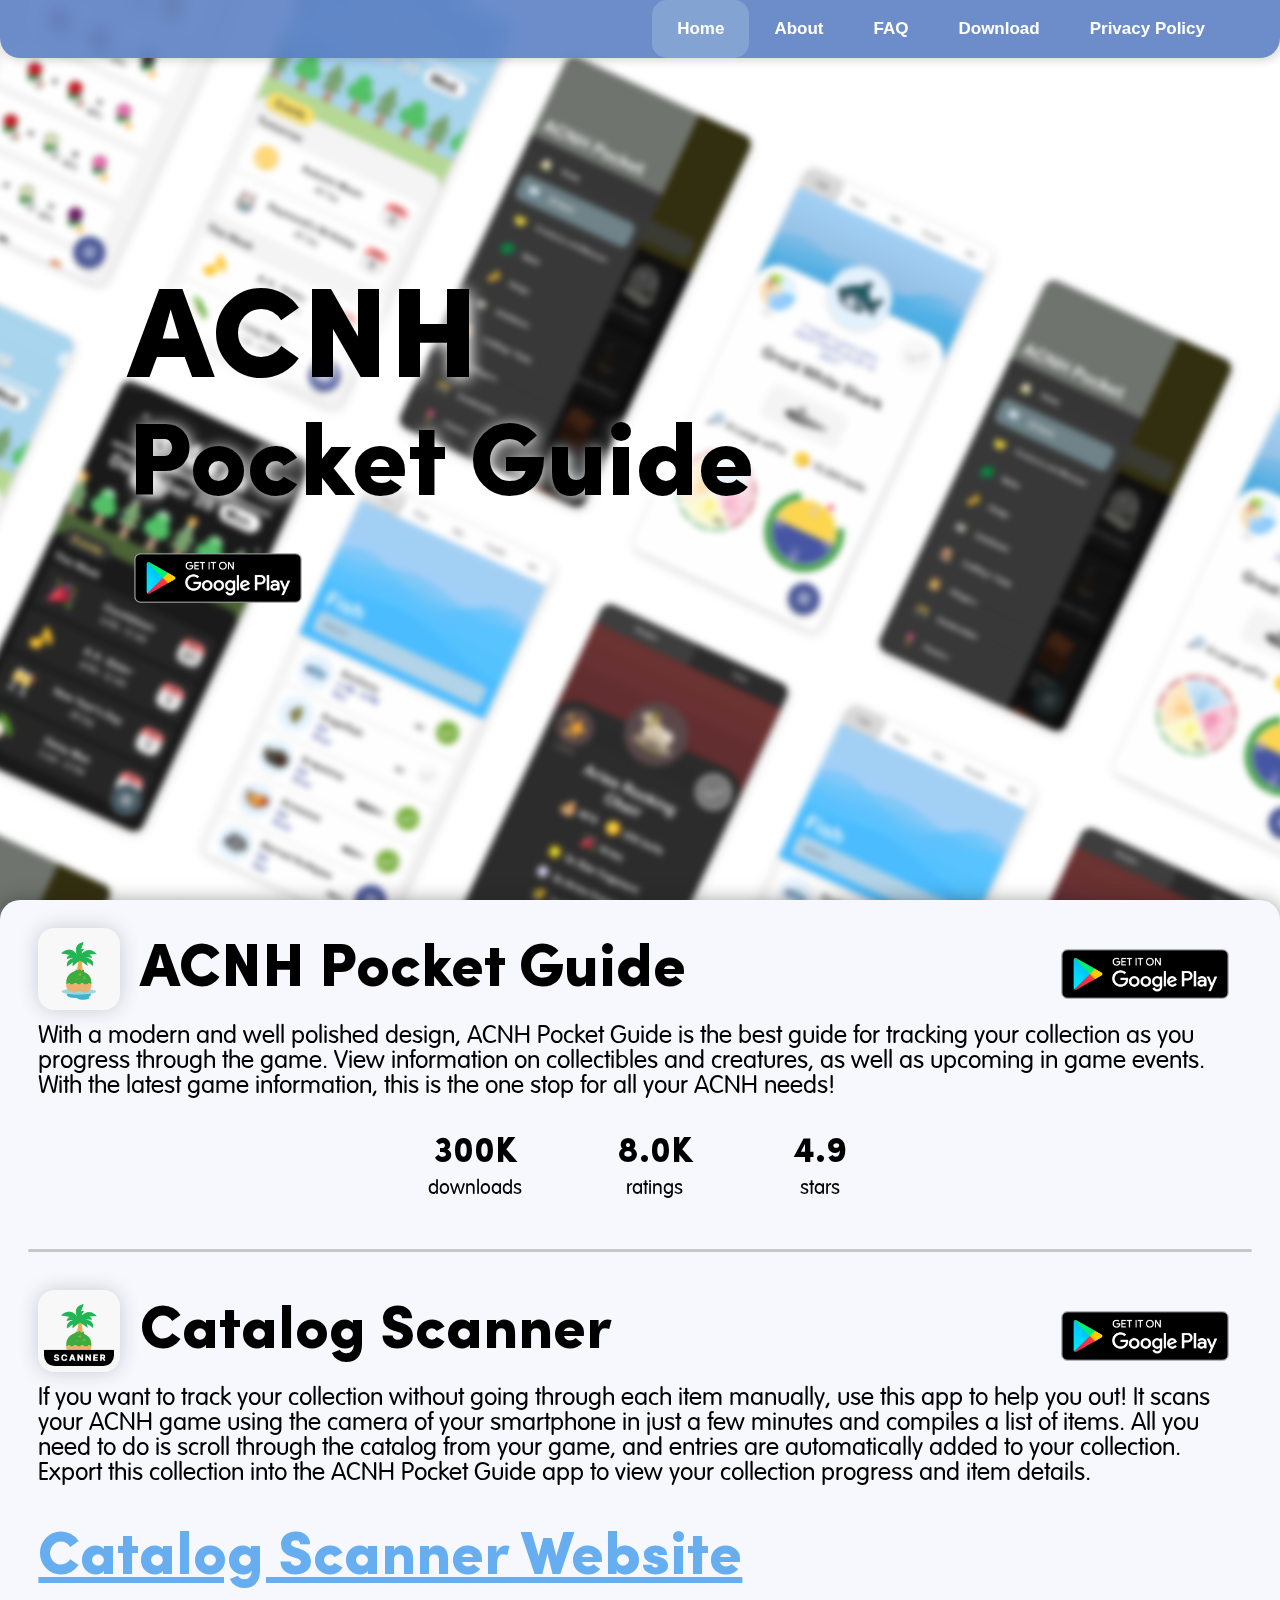
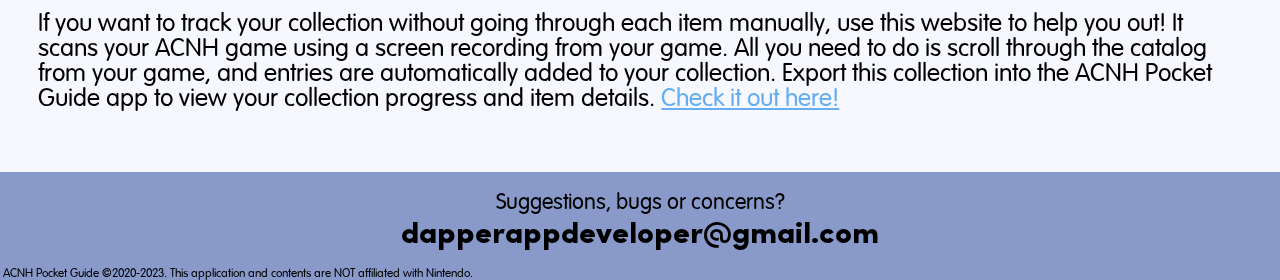
<file: public/index.html>
<!DOCTYPE HTML>
<html>
  <head>
    <link rel="stylesheet" href="style.css"> 
    <title>ACNH Pocket Guide</title>
    <meta name="viewport" content="width=385, initial-scale=1.0">
    <link rel="icon" type="image/x-icon" href="/assets/favicon.ico">
    <meta name="description" content="The one stop for all your ACNH needs!">
    <meta name="keywords" content="ACNH, ACNH Pocket, ACNH Pocket Guide, ACNH Guide App, ACNH Pocket Guide App, ACNH Guide Android, Android ACNH Pocket Guide, ACNH Pocket Guide App Android, ACNH Pocket Guide Android, ACNH Pocket Android, ACNH Android, Animal Crossing, Animal Crossing Guide, Animal Crossing Companion, ACNH Companion App Android, ACNH Companion Android App, ACNH Companion Guide App, ACNH Companion App, Animal Crossing Companion, Animal Crossing Companion App, Animal Crossing New Horizons Guide, Animal Crossing New Horizons Help, Animal Crossing New Horizons Guide App, Animal Crossing New Horizons App, Animal Crossing New Horizons App, Animal Crossing Pocket, Animal Crossing Pocket Guide, Animal Crossing Pocket Guide App, Animal Crossing Android, AC New Horizons App, ACNH App Android, ACNH Android App, ACNH Catalog Scanner, ACNH Catalog, Catalog Scanner, Animal Crossing Catalog Scanner, ACNH Scan Catalog, Automatic Catalog Scanning, ACNH Auto Catalog Scanner, ACNH Automatic Catalog Scanner, ACNH Pocket Guide Catalog Scanner, Pocket Guide Catalog Scanner, Catalog Scanner for ACNH Pocket Guide, Auto Scanner, Auto Catalog, Auto Catalog for ACNH, Automatic Catalog Scanner For ACNH, ACNH AutomaticCatalog Scanner, Automatic Import Catalog, ACNH Automatic Import, Import Items Automatically into ACNH">
    <meta name="author" content="DapperAppDeveloper">
    <meta property="og:title" content="ACNH Pocket Guide App"/>
    <meta property="og:type" content="website"/>
    <meta property="og:image" content="/assets/preview.png"/>
    <meta property="og:url" content="https://acnh-pocket.web.app/"/> 
    <meta name="og:description" content="The one stop for all your ACNH needs!">
    <meta name="twitter:card" content="summary_large_image">
    <meta property="twitter:domain" content="acnh-pocket.web.app">
    <meta property="twitter:url" content="https://acnh-pocket.web.app/">
    <meta name="twitter:title" content="ACNH Pocket Guide App">
    <meta name="twitter:description" content="The one stop for all your ACNH needs!">
    <meta name="twitter:image" content="/assets/preview.png">
  </head>
  <body>
    <script src='https://storage.ko-fi.com/cdn/scripts/overlay-widget.js'></script>
    <script>
      kofiWidgetOverlay.draw('dapperappdeveloper', {
        'type': 'floating-chat',
        'floating-chat.donateButton.text': 'Support Me',
        'floating-chat.donateButton.background-color': '#5278c0d8',
        'floating-chat.donateButton.text-color': '#FFFFFF'
      });
    </script>
    <div class="navBar dropIn">
      <div class="navBarButtonContainer">
        <div class="navBarButton navBarButtonSelected">
          Home
        </div>
        <a href="index.html#about" class="desktop-only">
          <div class="navBarButton navBarButtonHover">
            About
          </div>
        </a>
        <a href="faq.html">
          <div class="navBarButton navBarButtonHover">
            FAQ
          </div>
        </a>
        <a href="https://play.google.com/store/apps/details?id=com.acnh.pocket_guide">
          <div class="navBarButton navBarButtonHover">
            Download
          </div>
        </a>
        <a href="privacy-policy.html">
          <div class="navBarButton navBarButtonHover">
            Privacy Policy
          </div>
        </a>
      </div>
    </div>
    <div class="background mobile">
      <div class="column">
        <img alt="Background Image" src="./assets/3.jpg">
        <img alt="Background Image" src="./assets/4.jpg">
        <img alt="Background Image" src="./assets/5.jpg">
        <img alt="Background Image" src="./assets/6.jpg">
        <img alt="Background Image" src="./assets/7.jpg">
        <img alt="Background Image" src="./assets/8.jpg">
        <img alt="Background Image" src="./assets/9.jpg">
        <img alt="Background Image" src="./assets/1.jpg">
        <img alt="Background Image" src="./assets/2.jpg">
        <img alt="Background Image" src="./assets/3.jpg">
        <img alt="Background Image" src="./assets/4.jpg">
        <img alt="Background Image" src="./assets/5.jpg">
      </div>
      <div class="column opposite">
        <img alt="Background Image" src="./assets/5.jpg">
        <img alt="Background Image" src="./assets/6.jpg">
        <img alt="Background Image" src="./assets/7.jpg">
        <img alt="Background Image" src="./assets/8.jpg">
        <img alt="Background Image" src="./assets/9.jpg">
        <img alt="Background Image" src="./assets/1.jpg">
        <img alt="Background Image" src="./assets/2.jpg">
        <img alt="Background Image" src="./assets/3.jpg">
        <img alt="Background Image" src="./assets/4.jpg">
        <img alt="Background Image" src="./assets/5.jpg">
        <img alt="Background Image" src="./assets/6.jpg">
        <img alt="Background Image" src="./assets/7.jpg">
      </div>
      <div class="column">
        <img alt="Background Image" src="./assets/9.jpg">
        <img alt="Background Image" src="./assets/1.jpg">
        <img alt="Background Image" src="./assets/2.jpg">
        <img alt="Background Image" src="./assets/3.jpg">
        <img alt="Background Image" src="./assets/4.jpg">
        <img alt="Background Image" src="./assets/5.jpg">
        <img alt="Background Image" src="./assets/6.jpg">
        <img alt="Background Image" src="./assets/7.jpg">
        <img alt="Background Image" src="./assets/8.jpg">
        <img alt="Background Image" src="./assets/9.jpg">
        <img alt="Background Image" src="./assets/1.jpg">
        <img alt="Background Image" src="./assets/2.jpg">
      </div>
    </div>
    <div class="background desktop">
      <div class="column">
        <img alt="Background Image" src="./assets/9.jpg">
        <img alt="Background Image" src="./assets/1.jpg">
        <img alt="Background Image" src="./assets/2.jpg">
        <img alt="Background Image" src="./assets/3.jpg">
        <img alt="Background Image" src="./assets/4.jpg">
        <img alt="Background Image" src="./assets/5.jpg">
        <img alt="Background Image" src="./assets/6.jpg">
        <img alt="Background Image" src="./assets/7.jpg">
        <img alt="Background Image" src="./assets/8.jpg">
        <img alt="Background Image" src="./assets/9.jpg">
        <img alt="Background Image" src="./assets/1.jpg">
        <img alt="Background Image" src="./assets/2.jpg">
      </div>
      <div class="column opposite">
        <img alt="Background Image" src="./assets/1.jpg">
        <img alt="Background Image" src="./assets/2.jpg">
        <img alt="Background Image" src="./assets/3.jpg">
        <img alt="Background Image" src="./assets/4.jpg">
        <img alt="Background Image" src="./assets/5.jpg">
        <img alt="Background Image" src="./assets/6.jpg">
        <img alt="Background Image" src="./assets/7.jpg">
        <img alt="Background Image" src="./assets/8.jpg">
        <img alt="Background Image" src="./assets/9.jpg">
        <img alt="Background Image" src="./assets/1.jpg">
        <img alt="Background Image" src="./assets/2.jpg">
        <img alt="Background Image" src="./assets/3.jpg">
      </div>
      <div class="column">
        <img alt="Background Image" src="./assets/3.jpg">
        <img alt="Background Image" src="./assets/4.jpg">
        <img alt="Background Image" src="./assets/5.jpg">
        <img alt="Background Image" src="./assets/6.jpg">
        <img alt="Background Image" src="./assets/7.jpg">
        <img alt="Background Image" src="./assets/8.jpg">
        <img alt="Background Image" src="./assets/9.jpg">
        <img alt="Background Image" src="./assets/1.jpg">
        <img alt="Background Image" src="./assets/2.jpg">
        <img alt="Background Image" src="./assets/3.jpg">
        <img alt="Background Image" src="./assets/4.jpg">
        <img alt="Background Image" src="./assets/5.jpg">
      </div>
      <div class="column opposite">
        <img alt="Background Image" src="./assets/5.jpg">
        <img alt="Background Image" src="./assets/6.jpg">
        <img alt="Background Image" src="./assets/7.jpg">
        <img alt="Background Image" src="./assets/8.jpg">
        <img alt="Background Image" src="./assets/9.jpg">
        <img alt="Background Image" src="./assets/1.jpg">
        <img alt="Background Image" src="./assets/2.jpg">
        <img alt="Background Image" src="./assets/3.jpg">
        <img alt="Background Image" src="./assets/4.jpg">
        <img alt="Background Image" src="./assets/5.jpg">
        <img alt="Background Image" src="./assets/6.jpg">
        <img alt="Background Image" src="./assets/7.jpg">
      </div>
      <div class="column">
        <img alt="Background Image" src="./assets/3.jpg">
        <img alt="Background Image" src="./assets/4.jpg">
        <img alt="Background Image" src="./assets/5.jpg">
        <img alt="Background Image" src="./assets/6.jpg">
        <img alt="Background Image" src="./assets/7.jpg">
        <img alt="Background Image" src="./assets/8.jpg">
        <img alt="Background Image" src="./assets/9.jpg">
        <img alt="Background Image" src="./assets/1.jpg">
        <img alt="Background Image" src="./assets/2.jpg">
        <img alt="Background Image" src="./assets/3.jpg">
        <img alt="Background Image" src="./assets/4.jpg">
        <img alt="Background Image" src="./assets/5.jpg">
      </div>
      <div class="column opposite">
        <img alt="Background Image" src="./assets/5.jpg">
        <img alt="Background Image" src="./assets/6.jpg">
        <img alt="Background Image" src="./assets/7.jpg">
        <img alt="Background Image" src="./assets/8.jpg">
        <img alt="Background Image" src="./assets/9.jpg">
        <img alt="Background Image" src="./assets/1.jpg">
        <img alt="Background Image" src="./assets/2.jpg">
        <img alt="Background Image" src="./assets/3.jpg">
        <img alt="Background Image" src="./assets/4.jpg">
        <img alt="Background Image" src="./assets/5.jpg">
        <img alt="Background Image" src="./assets/6.jpg">
        <img alt="Background Image" src="./assets/7.jpg">
      </div>
      <div class="column">
        <img alt="Background Image" src="./assets/9.jpg">
        <img alt="Background Image" src="./assets/1.jpg">
        <img alt="Background Image" src="./assets/2.jpg">
        <img alt="Background Image" src="./assets/3.jpg">
        <img alt="Background Image" src="./assets/4.jpg">
        <img alt="Background Image" src="./assets/5.jpg">
        <img alt="Background Image" src="./assets/6.jpg">
        <img alt="Background Image" src="./assets/7.jpg">
        <img alt="Background Image" src="./assets/8.jpg">
        <img alt="Background Image" src="./assets/9.jpg">
        <img alt="Background Image" src="./assets/1.jpg">
        <img alt="Background Image" src="./assets/2.jpg">
      </div>
      <div class="column opposite">
        <img alt="Background Image" src="./assets/1.jpg">
        <img alt="Background Image" src="./assets/2.jpg">
        <img alt="Background Image" src="./assets/3.jpg">
        <img alt="Background Image" src="./assets/4.jpg">
        <img alt="Background Image" src="./assets/5.jpg">
        <img alt="Background Image" src="./assets/6.jpg">
        <img alt="Background Image" src="./assets/7.jpg">
        <img alt="Background Image" src="./assets/8.jpg">
        <img alt="Background Image" src="./assets/9.jpg">
        <img alt="Background Image" src="./assets/1.jpg">
        <img alt="Background Image" src="./assets/2.jpg">
        <img alt="Background Image" src="./assets/3.jpg">
      </div>
    </div>
    <div class="landingContainer" id="home">
      <h1 class="landingHeader">ACNH</h1>
      <h2 class="landingHeader">Pocket Guide</h2>
      <span><a href="https://play.google.com/store/apps/details?id=com.acnh.pocket_guide"><img alt="Google Play Store" src="./assets/google-play-badge.png" class="playStoreButton"></a></span>
      </div>
    </div>
    <div class="aboutContainer" id="about">
      <div class="aboutContainerTitle">
        <div class="flexRow">
          <a href="https://play.google.com/store/apps/details?id=com.acnh.pocket_guide"><img alt="App Icon" src="./assets/icon.png" class="appIcon"></a>
          <h1 class="landingHeader">ACNH Pocket Guide</h1>
        </div>
        <div class="desktop"><a href="https://play.google.com/store/apps/details?id=com.acnh.pocket_guide"><img alt="Google Play Store" src="./assets/google-play-badge.png" class="playStoreButton playStoreButtonAbout"></a></div>
      </div>
      <p>With a modern and well polished design, ACNH Pocket Guide is the best guide for tracking your collection as you progress through the game. View information on collectibles and creatures, as well as upcoming in game events. With the latest game information, this is the one stop for all your ACNH needs!</p>
      <div class="mobile flexRowCenter"><a href="https://play.google.com/store/apps/details?id=com.acnh.pocket_guide"><img alt="Google Play Store" src="./assets/google-play-badge.png" class="playStoreButton playStoreButtonAbout"></a></div>
      <div class="flexRowCenter stats">
        <div class="flexCenterColumn">
          <h2>300K</h2>
          <p class="statsLabel">downloads</p>
        </div>
        <div class="flexCenterColumn">
          <h2>8.0K</h2>
          <p class="statsLabel">ratings</p>
        </div>
        <div class="flexCenterColumn">
          <h2>4.9</h2>
          <p class="statsLabel">stars</p>
        </div>
      </div>
      <div style="height:20px"></div>
      <hr>
      <div style="height:20px"></div>
      <div class="aboutContainerTitle">
        <div class="flexRow">
          <a href="https://play.google.com/store/apps/details?id=com.acnh.catalog_scanner"><img alt="App Icon" src="./assets/icon-scanner.png" class="appIcon"></a>
          <h1 class="landingHeader">Catalog Scanner</h1>
        </div>
        <div class="desktop"><a href="https://play.google.com/store/apps/details?id=com.acnh.catalog_scanner"><img alt="Google Play Store" src="./assets/google-play-badge.png" class="playStoreButton playStoreButtonAbout"></a></div>
      </div>
      <p>If you want to track your collection without going through each item manually, use this app to help you out! It scans your ACNH game using the camera of your smartphone in just a few minutes and compiles a list of items. All you need to do is scroll through the catalog from your game, and entries are automatically added to your collection. Export this collection into the ACNH Pocket Guide app to view your collection progress and item details.</p>
      <div class="mobile flexRowCenter"><a href="https://play.google.com/store/apps/details?id=com.acnh.catalog_scanner"><img alt="Google Play Store" src="./assets/google-play-badge.png" class="playStoreButton playStoreButtonAbout"></a></div>
      <div style="height:30px"></div>
      <div class="aboutContainerTitle">
        <div class="link" style="padding-bottom: 20px;">
          <a href="https://acnh-scanner.web.app/"><h1 class="landingHeader" style="text-align: center;">Catalog Scanner Website</h1></a>
        </div>
      </div>
      <p class="link">If you want to track your collection without going through each item manually, use this website to help you out! It scans your ACNH game using a screen recording from your game. All you need to do is scroll through the catalog from your game, and entries are automatically added to your collection. Export this collection into the ACNH Pocket Guide app to view your collection progress and item details. <a href="https://acnh-scanner.web.app/">Check it out here!</a></p>
      <div style="height:20px"></div>
    </div>
    <div class="footer" id="contact">
      <div style="height: 20px;"></div>
      <p>Suggestions, bugs or concerns? </p>
      <a href="mailto:dapperappdeveloper@gmail.com"><h2>dapperappdeveloper@gmail.com</h2></a>
      <div class="break"></div>
      <p class="notes">ACNH Pocket Guide ©2020-2023. This application and contents are NOT affiliated with Nintendo. </p>
    </div>
  </body>
</html>
</file>
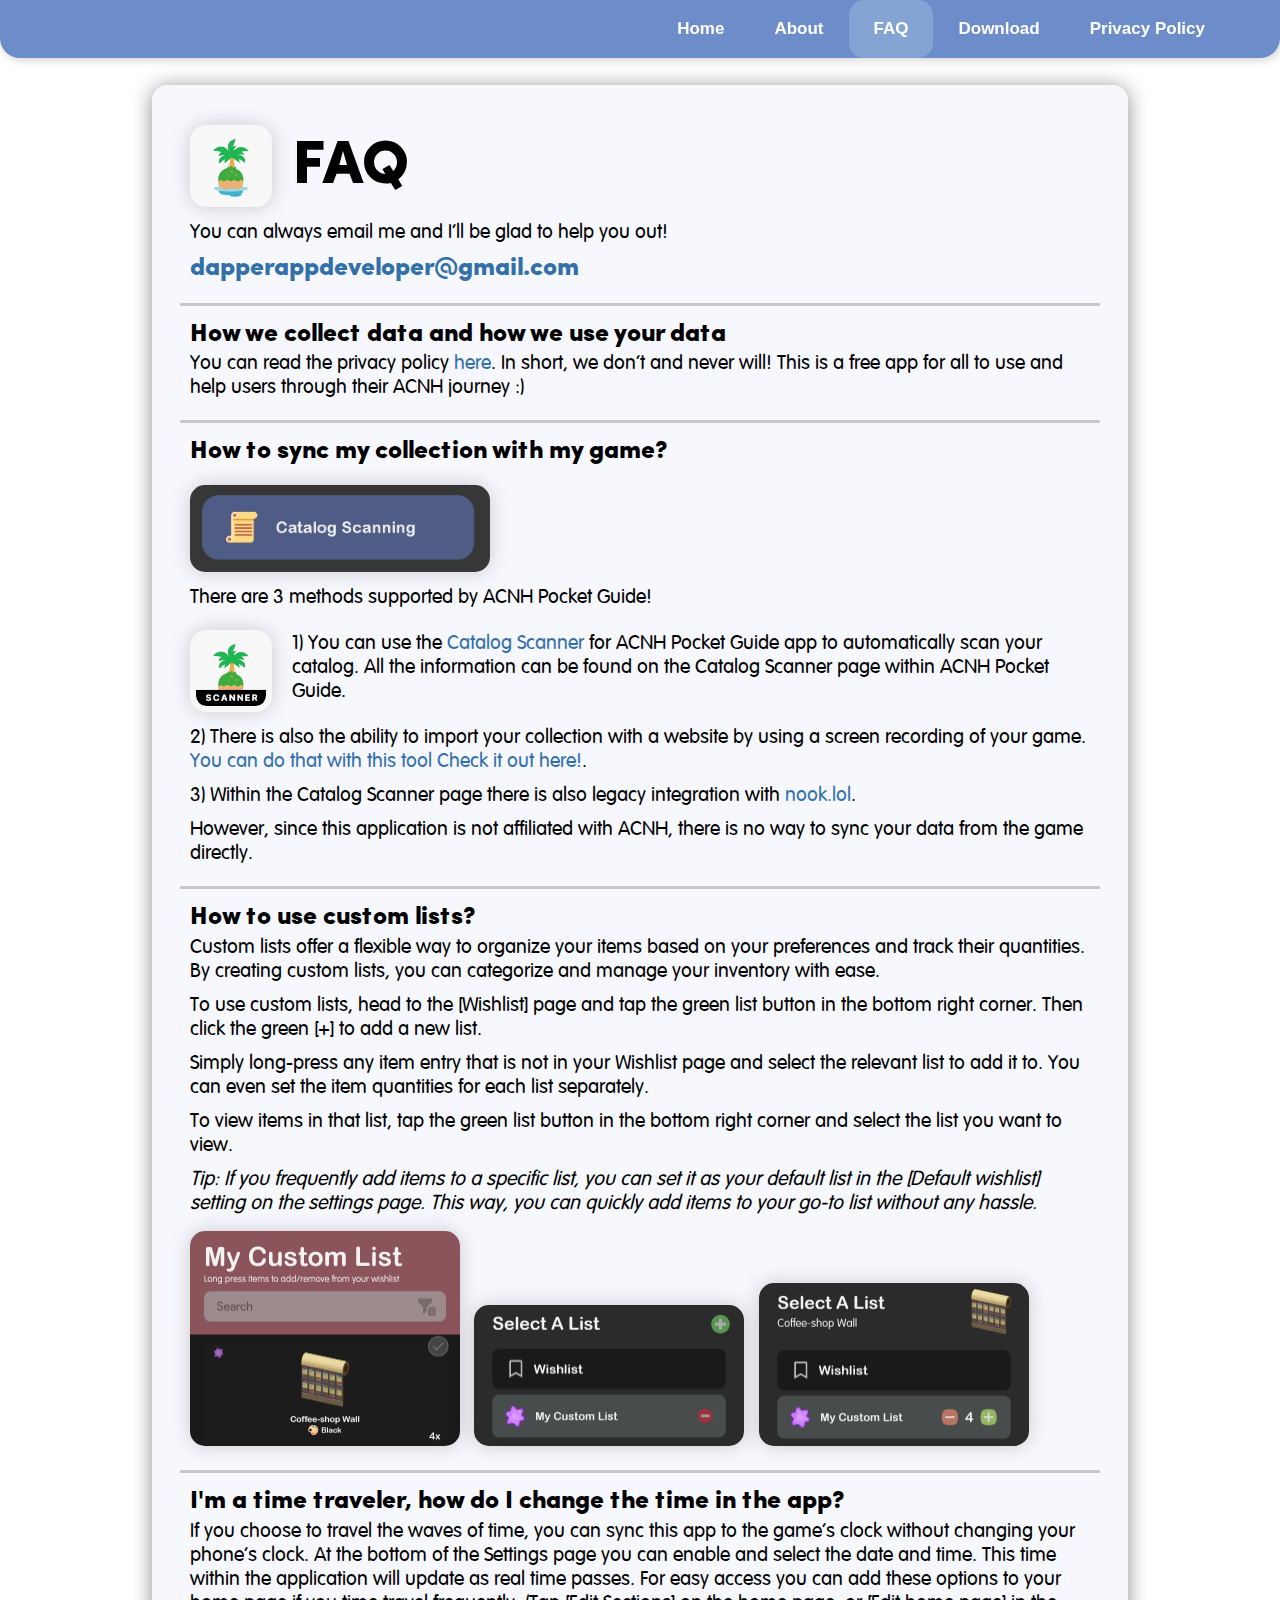
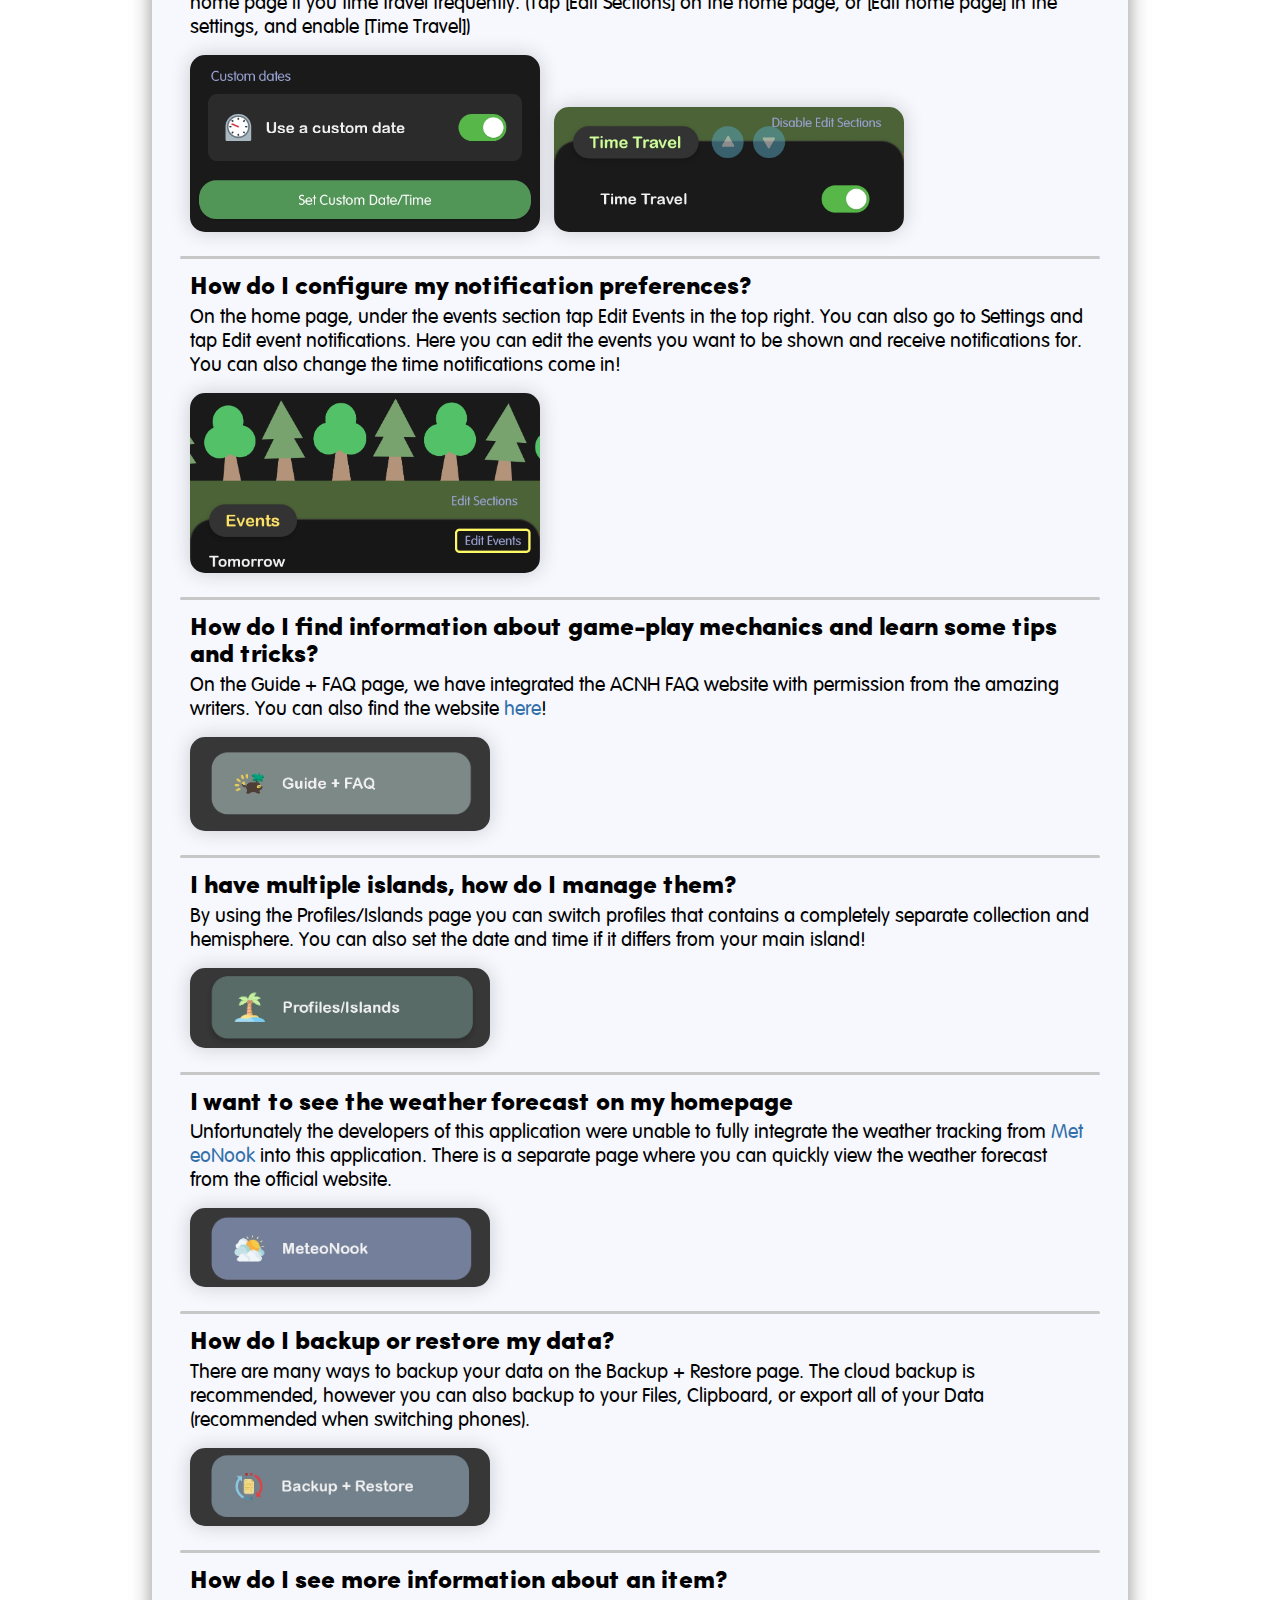
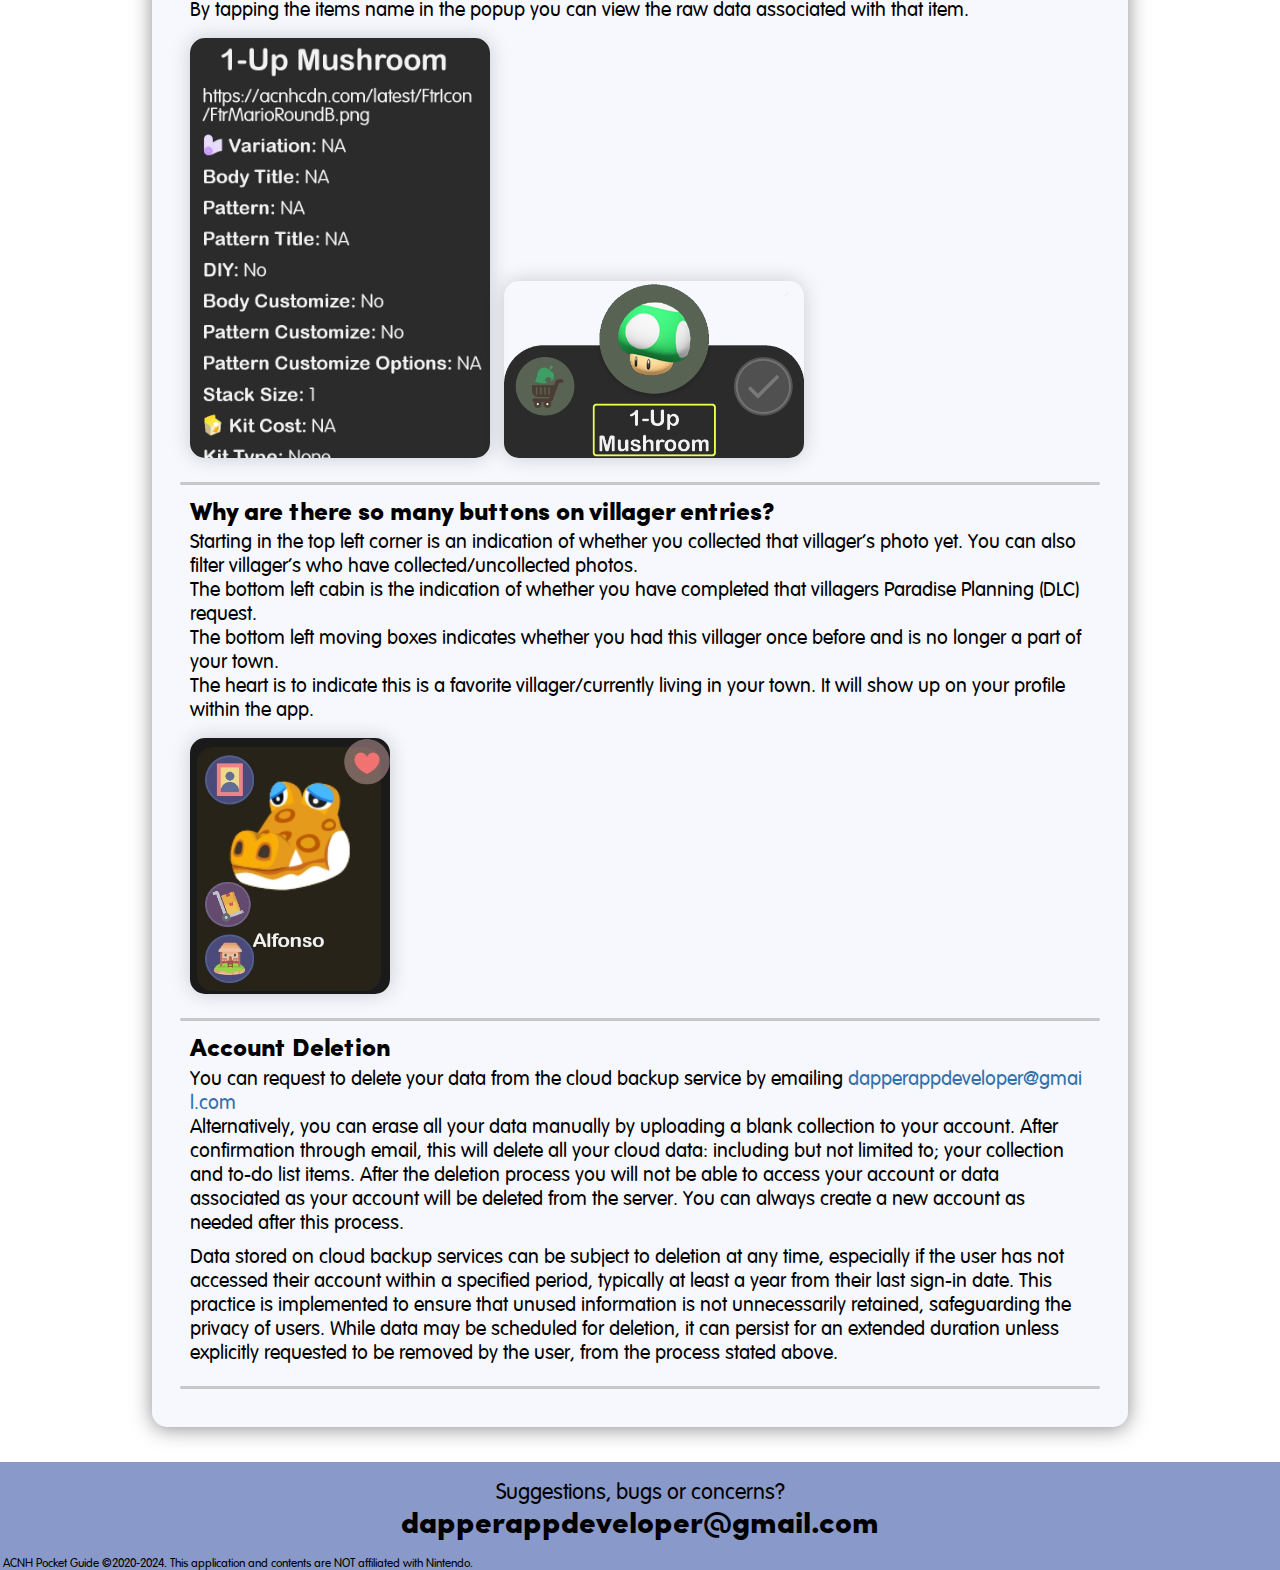
<file: public/faq.html>
<!DOCTYPE HTML>
<html>
  <head>
    <link rel="stylesheet" href="style.css"> 
    <title>ACNH Pocket Guide</title>
    <meta name="viewport" content="width=385, initial-scale=1.0">
    <link rel="icon" type="image/x-icon" href="/assets/favicon.ico">
    <meta name="description" content="The one stop for all your ACNH needs!">
    <meta name="keywords" content="ACNH, ACNH Pocket, ACNH Pocket Guide, ACNH Guide App, ACNH Pocket Guide App, ACNH Guide Android, Android ACNH Pocket Guide, ACNH Pocket Guide App Android, ACNH Pocket Guide Android, ACNH Pocket Android, ACNH Android, Animal Crossing, Animal Crossing Guide, Animal Crossing Companion, ACNH Companion App Android, ACNH Companion Android App, ACNH Companion Guide App, ACNH Companion App, Animal Crossing Companion, Animal Crossing Companion App, Animal Crossing New Horizons Guide, Animal Crossing New Horizons Help, Animal Crossing New Horizons Guide App, Animal Crossing New Horizons App, Animal Crossing New Horizons App, Animal Crossing Pocket, Animal Crossing Pocket Guide, Animal Crossing Pocket Guide App, Animal Crossing Android, AC New Horizons App, ACNH App Android, ACNH Android App">
    <meta name="author" content="DapperAppDeveloper">
    <meta property="og:title" content="ACNH Pocket Guide App"/>
    <meta property="og:type" content="website"/>
    <meta property="og:image" content="/assets/preview.png"/>
    <meta property="og:url" content="https://acnh-pocket.web.app/"/> 
    <meta name="og:description" content="The one stop for all your ACNH needs!">
    <meta name="twitter:card" content="summary_large_image">
    <meta property="twitter:domain" content="acnh-pocket.web.app">
    <meta property="twitter:url" content="https://acnh-pocket.web.app/">
    <meta name="twitter:title" content="ACNH Pocket Guide App">
    <meta name="twitter:description" content="The one stop for all your ACNH needs!">
    <meta name="twitter:image" content="/assets/preview.png">
  </head>
  <body>
    <script src='https://storage.ko-fi.com/cdn/scripts/overlay-widget.js'></script>
    <script>
      kofiWidgetOverlay.draw('dapperappdeveloper', {
        'type': 'floating-chat',
        'floating-chat.donateButton.text': 'Support Me',
        'floating-chat.donateButton.background-color': '#5278c0d8',
        'floating-chat.donateButton.text-color': '#FFFFFF'
      });
    </script>
    <div class="navBar dropIn">
      <div class="navBarButtonContainer">
        <a href="index.html">
          <div class="navBarButton navBarButtonHover">
            Home
          </div>
        </a>
        <a href="index.html#about" class="desktop-only">
          <div class="navBarButton navBarButtonHover">
            About
          </div>
        </a>
        <div class="navBarButton navBarButtonSelected">
          FAQ
        </div>
        <a href="https://play.google.com/store/apps/details?id=com.acnh.pocket_guide">
          <div class="navBarButton navBarButtonHover">
            Download
          </div>
        </a>
        <a href="privacy-policy.html">
          <div class="navBarButton navBarButtonHover">
            Privacy Policy
          </div>
        </a>
      </div>
    </div>
    <div class="flexCenter">
      <div class="aboutContainer policyContainer">
        <div class="flexRow">
          <a href="https://play.google.com/store/apps/details?id=com.acnh.pocket_guide"><img alt="App Icon" src="./assets/icon.png" class="appIcon"></a>
          <h1 class="landingHeader">FAQ</h1>
        </div>
        <p>You can always email me and I'll be glad to help you out! </p>
        <a href="mailto:dapperappdeveloper@gmail.com"><h3 style="margin-top:0">dapperappdeveloper@gmail.com</h3></a>
        <hr>
        <h3>
          How we collect data and how we use your data
        </h3>
        <p>
          You can read the privacy policy <a href="privacy-policy.html" style="word-break: normal;">here</a>. In short, we don’t and never will!  This is a free app for all to use and help users through their ACNH journey :)
        </p>
        <hr>
        <h3>
          How to sync my collection with my game?
        </h3>
        <div style="height:10px"></div>
        <img alt="Catalog Scanner" src="./assets/catalog-scanning.png" class="faqIcon" style="width:300px">
        <div style="height:10px"></div>
        <p>There are 3 methods supported by ACNH Pocket Guide!</p>
        <div class="flexRow">
          <a class="desktop" href="https://play.google.com/store/apps/details?id=com.acnh.catalog_scanner"><img alt="App Icon" src="./assets/icon-scanner.png" class="appIcon"></a>
          <p>
            1) You can use the <a target="_blank" href="https://play.google.com/store/apps/details?id=com.acnh.catalog_scanner" style="word-break: normal;">Catalog Scanner</a> for ACNH Pocket Guide app to automatically scan your catalog. All the information can be found on the Catalog Scanner page within ACNH Pocket Guide.
          </p>
        </div>
        <p>
          2) There is also the ability to import your collection with a website by using a screen recording of your game. <a href="https://acnh-scanner.web.app/" style="word-break: normal;">You can do that with this tool Check it out here!</a>.
        </p>
        <p>
          3) Within the Catalog Scanner page there is also legacy integration with <a target="_blank" href="https://nook.lol/" style="word-break: normal;">nook.lol</a>.
        </p>
        <p>However, since this application is not affiliated with ACNH, there is no way to sync your data from the game directly.</p>
        <hr>
        <h3>
          How to use custom lists?
        </h3>
        <p>Custom lists offer a flexible way to organize your items based on your preferences and track their quantities. By creating custom lists, you can categorize and manage your inventory with ease.</p>
        <p>To use custom lists, head to the [Wishlist] page and tap the green list button in the bottom right corner. Then click the green [+] to add a new list.</p>
        <p>Simply long-press any item entry that is not in your Wishlist page and select the relevant list to add it to. You can even set the item quantities for each list separately.</p>
        <p>To view items in that list, tap the green list button in the bottom right corner and select the list you want to view.</p>
        <p><i>Tip: If you frequently add items to a specific list, you can set it as your default list in the [Default wishlist] setting on the settings page. This way, you can quickly add items to your go-to list without any hassle.</i></p>
        <img alt="List Entries" src="./assets/list-entries.png" class="faqIcon" style="width:270px">
        <img alt="Add new List" src="./assets/list-to-view.png" class="faqIcon" style="width:270px">
        <img alt="Select list" src="./assets/list-to-add-item.png" class="faqIcon" style="width:270px">
        <hr>
        <h3>
          I'm a time traveler, how do I change the time in the app?
        </h3>
        <p>
          If you choose to travel the waves of time, you can sync this app to the game's clock without changing your phone's clock. At the bottom of the Settings page you can enable and select the date and time. This time within the application will update as real time passes. For easy access you can add these options to your home page if you time travel frequently. (Tap [Edit Sections] on the home page, or [Edit home page] in the settings, and enable [Time Travel])
        </p>
        <img alt="Time Travel Settings" src="./assets/time-travel-settings.png" class="faqIcon" style="width:350px">
        <img alt="Time Travel Home" src="./assets/time-travel-home.png" class="faqIcon" style="width:350px">
        <hr>
        <h3>
          How do I configure my notification preferences?
        </h3>
        <p>
          On the home page, under the events section tap Edit Events in the top right. You can also go to Settings and tap Edit event notifications. Here you can edit the events you want to be shown and receive notifications for. You can also change the time notifications come in!
        </p>
        <img alt="Edit Events" src="./assets/edit-events.png" class="faqIcon" style="width:350px">
        <hr>
        <h3>
          How do I find information about game-play mechanics and learn some tips and tricks?
        </h3>
        <p>
          On the Guide + FAQ page, we have integrated the ACNH FAQ website with permission from the amazing writers. You can also find the website <a target="_blank" href="https://chibisnorlax.github.io/acnhfaq/">here</a>!
        </p>
        <img alt="Guide and FAQ" src="./assets/guide.png" class="faqIcon" style="width:300px">
        <hr>
        <h3>
          I have multiple islands, how do I manage them?
        </h3>
        <p>
          By using the Profiles/Islands page you can switch profiles that contains a completely separate collection and hemisphere. You can also set the date and time if it differs from your main island!
        </p>
        <img alt="Profile Page" src="./assets/profile.png" class="faqIcon" style="width:300px">
        <hr>
        <h3>
          I want to see the weather forecast on my homepage
        </h3>
        <p>
          Unfortunately the developers of this application were unable to fully integrate the weather tracking from <a target="_blank" href="https://wuffs.org/acnh/weather/">MeteoNook</a> into this application. There is a separate page where you can quickly view the weather forecast from the official website.
        </p>
        <img alt="Profile Page" src="./assets/weather.png" class="faqIcon" style="width:300px">
        <hr>
        <h3>
          How do I backup or restore my data?
        </h3>
        <p>
          There are many ways to backup your data on the Backup + Restore page. The cloud backup is recommended, however you can also backup to your Files, Clipboard, or export all of your Data (recommended when switching phones).
        </p>
        <img alt="Profile Page" src="./assets/backup.png" class="faqIcon" style="width:300px">
        <hr>
        <h3>
          How do I see more information about an item?
        </h3>
        <p>
          By tapping the items name in the popup you can view the raw data associated with that item.
        </p>
        <img alt="Item Details" src="./assets/details.png" class="faqIcon" style="width:300px">
        <img alt="Tap to View" src="./assets/tap-name-to-view-details.png" class="faqIcon" style="width:300px">
        <hr>
        <h3>
          Why are there so many buttons on villager entries?
        </h3>
        <p>
          Starting in the top left corner is an indication of whether you collected that villager's photo yet. You can also filter villager's who have collected/uncollected photos. <br/>
          The bottom left cabin is the indication of whether you have completed that villagers Paradise Planning (DLC) request. <br/>
          The bottom left moving boxes indicates whether you had this villager once before and is no longer a part of your town. <br/>
          The heart is to indicate this is a favorite villager/currently living in your town. It will show up on your profile within the app. <br/>
        </p>
        <img alt="Villager Entry" src="./assets/villager.png" class="faqIcon" style="width:200px">
        <hr>
        <h3 id="account-deletion">
          Account Deletion
        </h3>
        <p>
          You can request to delete your data from the cloud backup service by emailing <a href="mailto:dapperappdeveloper@gmail.com">dapperappdeveloper@gmail.com</a><br/> 
          Alternatively, you can erase all your data manually by uploading a blank collection to your account.
          After confirmation through email, this will delete all your cloud data: including but not limited to; your collection and to-do list items. After the deletion process you will not be able to access your account or data associated as your account will be deleted from the server. You can always create a new account as needed after this process.<br/>
        </p>
        <p>
          Data stored on cloud backup services can be subject to deletion at any time, especially if the user has not accessed their account within a specified period, typically at least a year from their last sign-in date. This practice is implemented to ensure that unused information is not unnecessarily retained, safeguarding the privacy of users. While data may be scheduled for deletion, it can persist for an extended duration unless explicitly requested to be removed by the user, from the process stated above.
        </p>
        <hr>
      </div>
    </div>
    <div class="footer" id="contact">
      <div style="height: 20px;"></div>
      <p>Suggestions, bugs or concerns? </p>
      <a href="mailto:dapperappdeveloper@gmail.com"><h2>dapperappdeveloper@gmail.com</h2></a>
      <div class="break"></div>
      <p class="notes">ACNH Pocket Guide ©2020-2024. This application and contents are NOT affiliated with Nintendo. </p>
    </div>
  </body>
</html>
</file>
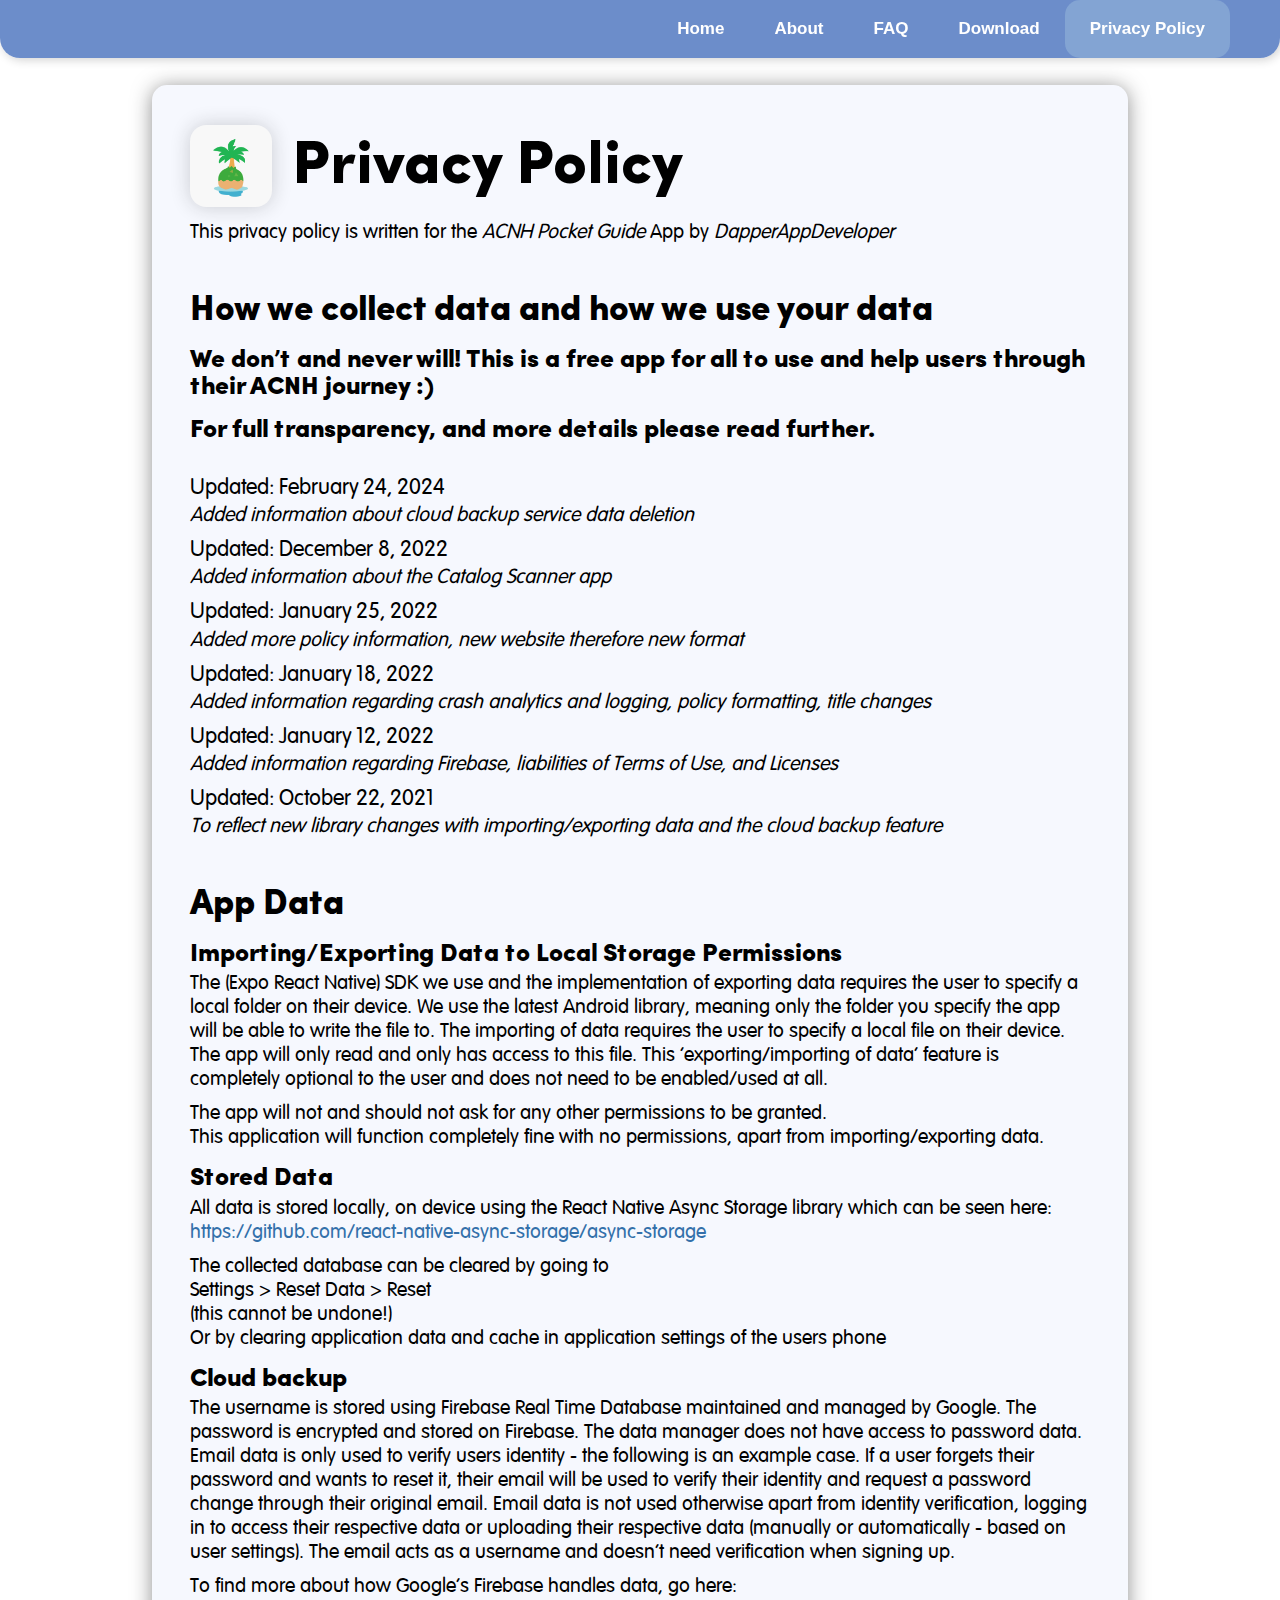
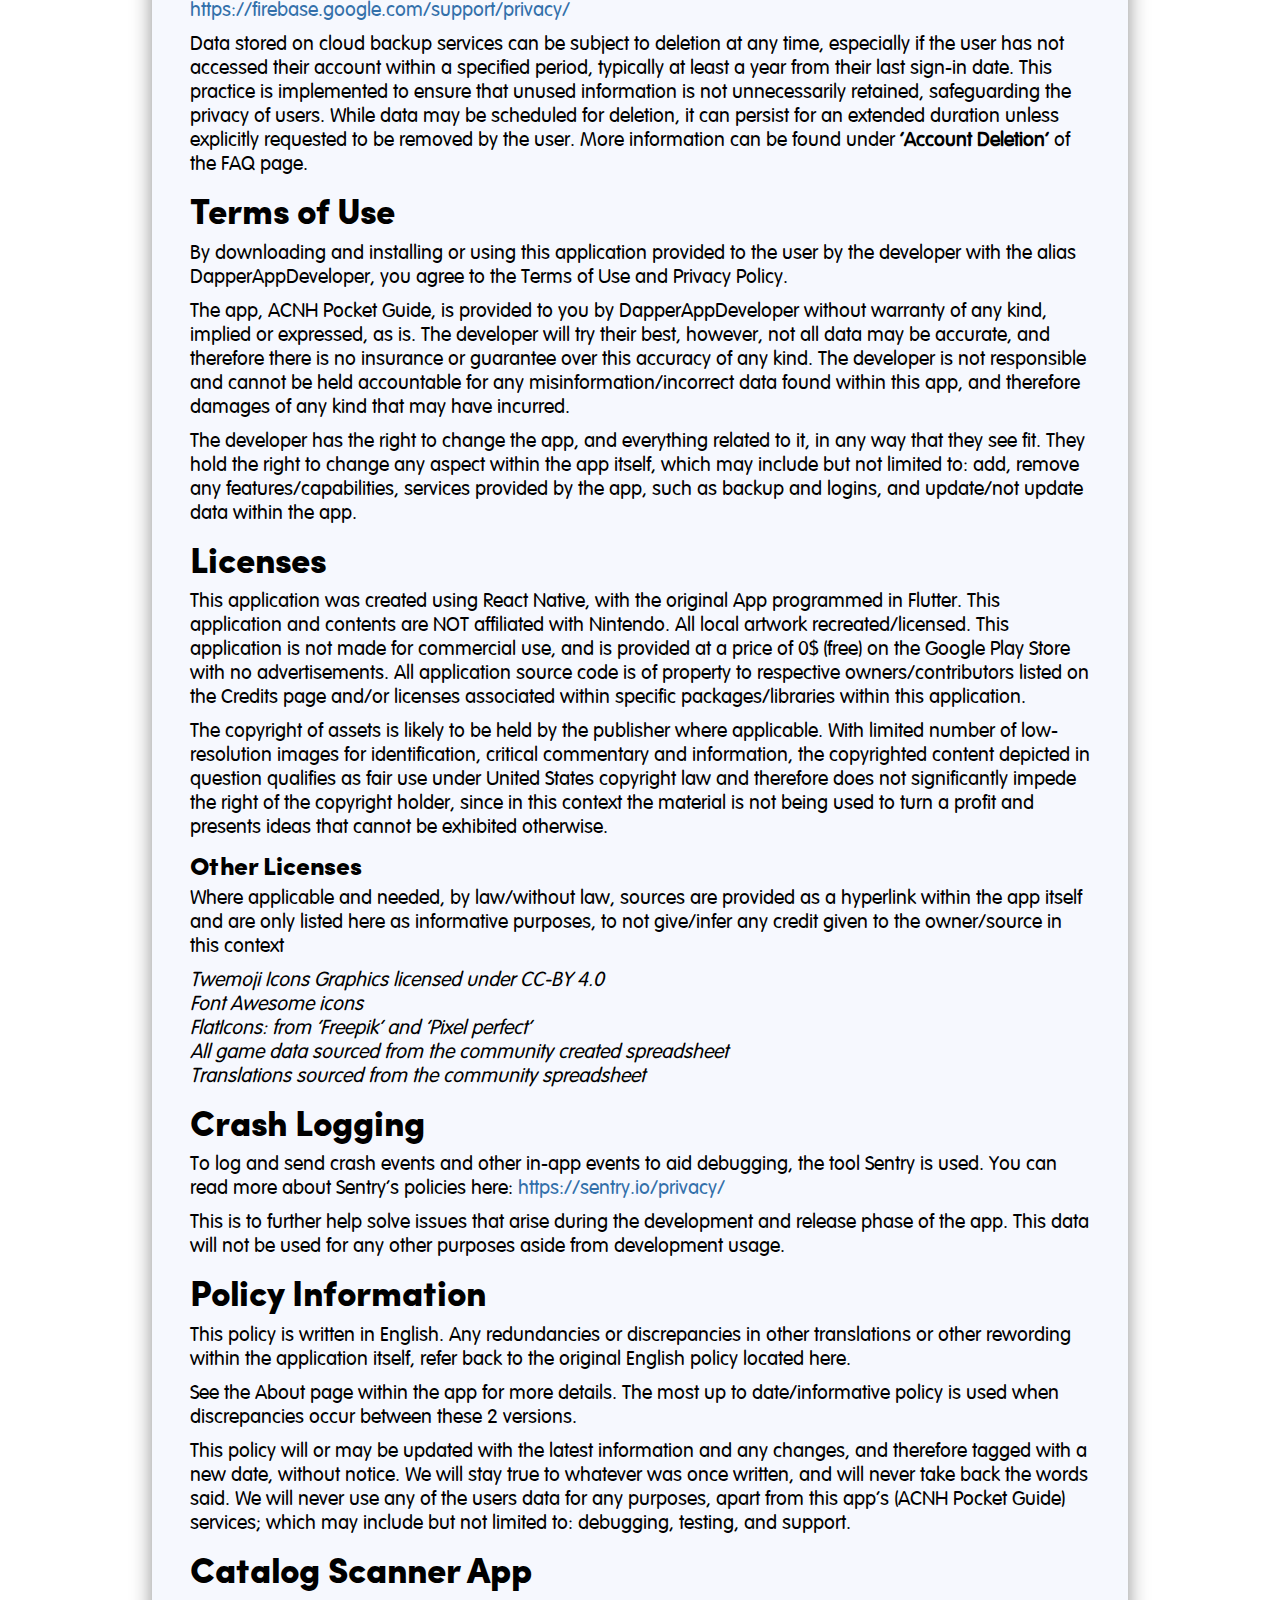
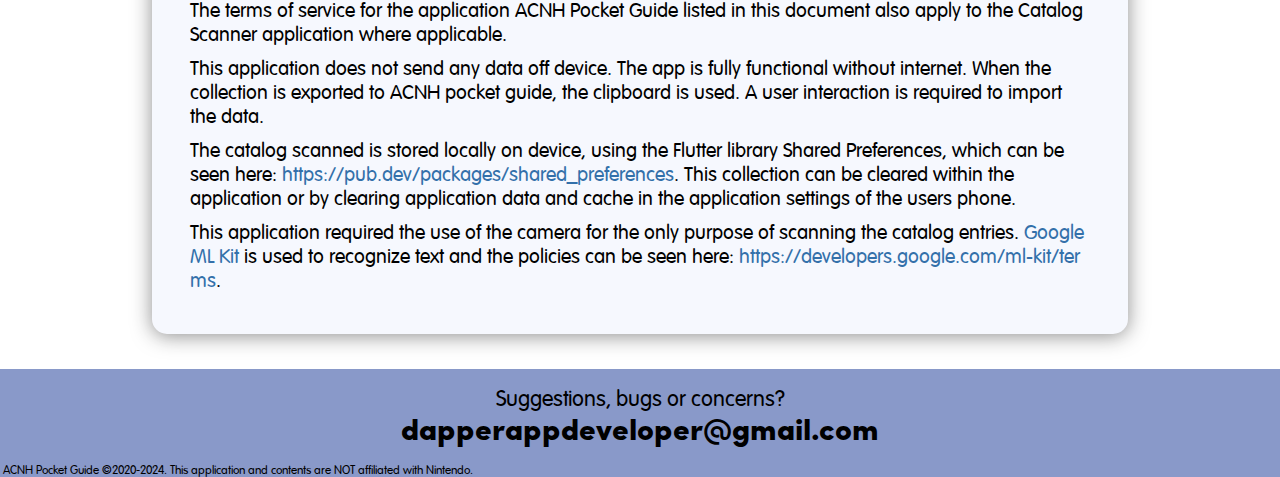
<file: public/privacy-policy.html>
<!DOCTYPE HTML>
<html>
  <head>
    <link rel="stylesheet" href="style.css"> 
    <title>ACNH Pocket Guide</title>
    <meta name="viewport" content="width=385, initial-scale=1.0">
    <link rel="icon" type="image/x-icon" href="/assets/favicon.ico">
    <meta name="description" content="The one stop for all your ACNH needs!">
    <meta name="keywords" content="ACNH, ACNH Pocket, ACNH Pocket Guide, ACNH Guide App, ACNH Pocket Guide App, ACNH Guide Android, Android ACNH Pocket Guide, ACNH Pocket Guide App Android, ACNH Pocket Guide Android, ACNH Pocket Android, ACNH Android, Animal Crossing, Animal Crossing Guide, Animal Crossing Companion, ACNH Companion App Android, ACNH Companion Android App, ACNH Companion Guide App, ACNH Companion App, Animal Crossing Companion, Animal Crossing Companion App, Animal Crossing New Horizons Guide, Animal Crossing New Horizons Help, Animal Crossing New Horizons Guide App, Animal Crossing New Horizons App, Animal Crossing New Horizons App, Animal Crossing Pocket, Animal Crossing Pocket Guide, Animal Crossing Pocket Guide App, Animal Crossing Android, AC New Horizons App, ACNH App Android, ACNH Android App">
    <meta name="author" content="DapperAppDeveloper">
    <meta property="og:title" content="ACNH Pocket Guide App"/>
    <meta property="og:type" content="website"/>
    <meta property="og:image" content="/assets/preview.png"/>
    <meta property="og:url" content="https://acnh-pocket.web.app/"/> 
    <meta name="og:description" content="The one stop for all your ACNH needs!">
    <meta name="twitter:card" content="summary_large_image">
    <meta property="twitter:domain" content="acnh-pocket.web.app">
    <meta property="twitter:url" content="https://acnh-pocket.web.app/">
    <meta name="twitter:title" content="ACNH Pocket Guide App">
    <meta name="twitter:description" content="The one stop for all your ACNH needs!">
    <meta name="twitter:image" content="/assets/preview.png">
  </head>
  <body>
    <script src='https://storage.ko-fi.com/cdn/scripts/overlay-widget.js'></script>
    <script>
      kofiWidgetOverlay.draw('dapperappdeveloper', {
        'type': 'floating-chat',
        'floating-chat.donateButton.text': 'Support Me',
        'floating-chat.donateButton.background-color': '#5278c0d8',
        'floating-chat.donateButton.text-color': '#FFFFFF'
      });
    </script>
    <div class="navBar dropIn">
      <div class="navBarButtonContainer">
        <a href="index.html">
          <div class="navBarButton navBarButtonHover">
            Home
          </div>
        </a>
        <a href="index.html#about" class="desktop-only">
          <div class="navBarButton navBarButtonHover">
            About
          </div>
        </a>
        <a href="faq.html">
          <div class="navBarButton navBarButtonHover">
            FAQ
          </div>
        </a>
        <a href="https://play.google.com/store/apps/details?id=com.acnh.pocket_guide">
          <div class="navBarButton navBarButtonHover">
            Download
          </div>
        </a>
        <div class="navBarButton navBarButtonSelected">
          Privacy Policy
        </div>
      </div>
    </div>
    <div class="flexCenter">
      <div class="aboutContainer policyContainer">
        <div class="flexRow">
          <a href="https://play.google.com/store/apps/details?id=com.acnh.pocket_guide"><img alt="App Icon" src="./assets/icon.png" class="appIcon"></a>
          <h1 class="landingHeader">Privacy Policy</h1>
        </div>
        <p>
          This privacy policy is written for the <i>ACNH Pocket Guide</i> App by <i>DapperAppDeveloper</i>
        </p>
        <br/>
        <h2>
          How we collect data and how we use your data
        </h2>
        <h3>
          We don’t and never will!  This is a free app for all to use and help users through their ACNH journey :)
        </h3>
        <h3>
          For full transparency, and more details please read further.
        </h3>
        <br/>
        <h4>Updated: February 24, 2024</h4>
        <p><i>Added information about cloud backup service data deletion</i></p>
        <h4>Updated: December 8, 2022</h4>
        <p><i>Added information about the Catalog Scanner app</i></p>
        <h4>Updated: January 25, 2022</h4>
        <p><i>Added more policy information, new website therefore new format</i></p>
        <h4>Updated: January 18, 2022</h4>
        <p><i>Added information regarding crash analytics and logging, policy formatting, title changes</i></p>
        <h4>Updated: January 12, 2022</h4>
        <p><i>Added information regarding Firebase, liabilities of Terms of Use, and Licenses</i></p>
        <h4>Updated: October 22, 2021</h4>
        <p><i>To reflect new library changes with importing/exporting data and the cloud backup feature</i></p>
        <br/>
        <h2>App Data</h2>
        <h3>Importing/Exporting Data to Local Storage Permissions</h3>
        <p>
          The (Expo React Native) SDK we use and the implementation of exporting data requires the user to specify a local folder on their device. We use the latest Android library, meaning only the folder you specify the app will be able to write the file to.
          The importing of data requires the user to specify a local file on their device. The app will only read and only has access to this file.
          This ‘exporting/importing of data’ feature is completely optional to the user and does not need to be enabled/used at all.
        </p>
        <p>
          The app will not and should not ask for any other permissions to be granted. <br/>
          This application will function completely fine with no permissions, apart from importing/exporting data.
        </p>
        <h3>Stored Data</h3>
        <p>
          All data is stored locally, on device using the React Native Async Storage library which can be seen here: <br/><a href="https://github.com/react-native-async-storage/async-storage">https://github.com/react-native-async-storage/async-storage</a>
        </p>
        <p>
          The collected database can be cleared by going to<br/>
          Settings > Reset Data > Reset<br/>
          (this cannot be undone!)<br/>
          Or by clearing application data and cache in application settings of the users phone
        </p>
        <h3>Cloud backup</h3>
        <p>
          The username is stored using Firebase Real Time Database maintained and managed by Google. The password is encrypted and stored on Firebase. The data manager does not have access to password data. Email data is only used to verify users identity - the following is an example case. If a user forgets their password and wants to reset it, their email will be used to verify their identity and request a password change through their original email.
          Email data is not used otherwise apart from identity verification, logging in to access their respective data or uploading their respective data (manually or automatically - based on user settings). The email acts as a username and doesn't need verification when signing up.
        </p>
        <p>To find more about how Google’s Firebase handles data, go here:<br/><a href="https://firebase.google.com/support/privacy/">https://firebase.google.com/support/privacy/</a></p>
        <p>
          Data stored on cloud backup services can be subject to deletion at any time, especially if the user has not accessed their account within a specified period, typically at least a year from their last sign-in date. This practice is implemented to ensure that unused information is not unnecessarily retained, safeguarding the privacy of users. While data may be scheduled for deletion, it can persist for an extended duration unless explicitly requested to be removed by the user.
          More information can be found under <b>'Account Deletion'</b> of the FAQ page.
        </p>
        <h2>Terms of Use</h2>
        <p>By downloading and installing or using this application provided to the user by the developer with the alias DapperAppDeveloper, you agree to the Terms of Use and Privacy Policy.</p>
        <p>The app, ACNH Pocket Guide, is provided to you by DapperAppDeveloper without warranty of any kind, implied or expressed, as is. The developer will try their best, however, not all data may be accurate, and therefore there is no insurance or guarantee over this accuracy of any kind. The developer is not responsible and cannot be held accountable for any misinformation/incorrect data found within this app, and therefore damages of any kind that may have incurred.</p>
        <p>The developer has the right to change the app, and everything related to it, in any way that they see fit. They hold the right to change any aspect within the app itself, which may include but not limited to: add, remove any features/capabilities, services provided by the app, such as backup and logins, and update/not update data within the app.</p>
        <h2>Licenses</h2>
        <p>This application was created using React Native, with the original App programmed in Flutter. This application and contents are NOT affiliated with Nintendo. All local artwork recreated/licensed. This application is not made for commercial use, and is provided at a price of 0$ (free) on the Google Play Store with no advertisements. All application source code is of property to respective owners/contributors listed on the Credits page and/or licenses associated within specific packages/libraries within this application.</p>
        <p>The copyright of assets is likely to be held by the publisher where applicable. With limited number of low-resolution images for identification, critical commentary and information, the copyrighted content depicted in question qualifies as fair use under United States copyright law and therefore does not significantly impede the right of the copyright holder, since in this context the material is not being used to turn a profit and presents ideas that cannot be exhibited otherwise.</p>
        <h3>Other Licenses</h3>
        <p>Where applicable and needed, by law/without law, sources are provided as a hyperlink within the app itself and are only listed here as informative purposes, to not give/infer any credit given to the owner/source in this context</p>
        <p><i>
          Twemoji Icons Graphics licensed under CC-BY 4.0<br/>
          Font Awesome icons<br/>
          FlatIcons: from 'Freepik' and 'Pixel perfect'<br/>
          All game data sourced from the community created spreadsheet<br/>
          Translations sourced from the community spreadsheet<br/>
        </i></p>
        <h2>Crash Logging</h2>
        <p>To log and send crash events and other in-app events to aid debugging, the tool Sentry is used. You can read more about Sentry’s policies here: <a href="https://sentry.io/privacy/">https://sentry.io/privacy/</a></p>
        <p>This is to further help solve issues that arise during the development and release phase of the app. This data will not be used for any other purposes aside from development usage.</p>
        <h2>Policy Information</h2>
        <p>This policy is written in English. Any redundancies or discrepancies in other translations or other rewording within the application itself, refer back to the original English policy located here.</p>
        <p>See the About page within the app for more details. The most up to date/informative policy is used when discrepancies occur between these 2 versions.</p>
        <p>This policy will or may be updated with the latest information and any changes, and therefore tagged with a new date, without notice. We will stay true to whatever was once written, and will never take back the words said. We will never use any of the users data for any purposes, apart from this app’s (ACNH Pocket Guide) services; which may include but not limited to: debugging, testing, and support.</p>
        <h2>Catalog Scanner App</h2>
        <p>The terms of service for the application ACNH Pocket Guide listed in this document also apply to the Catalog Scanner application where applicable.</p>
        <p>This application does not send any data off device. The app is fully functional without internet. When the collection is exported to ACNH pocket guide, the clipboard is used. A user interaction is required to import the data.</p>
        <p>The catalog scanned is stored locally on device, using the Flutter library Shared Preferences, which can be seen here: <a href="https://pub.dev/packages/shared_preferences">https://pub.dev/packages/shared_preferences</a>. This collection can be cleared within the application or by clearing application data and cache in the application settings of the users phone.</p>
        <p>This application required the use of the camera for the only purpose of scanning the catalog entries.  <a href="https://developers.google.com/ml-kit">Google ML Kit</a> is used to recognize text and the policies can be seen here: <a href="https://developers.google.com/ml-kit/terms">https://developers.google.com/ml-kit/terms</a>.</p>
      </div>
    </div>
    <div class="footer" id="contact">
      <div style="height: 20px;"></div>
      <p>Suggestions, bugs or concerns? </p>
      <a href="mailto:dapperappdeveloper@gmail.com"><h2>dapperappdeveloper@gmail.com</h2></a>
      <div class="break"></div>
      <p class="notes">ACNH Pocket Guide ©2020-2024. This application and contents are NOT affiliated with Nintendo. </p>
    </div>
  </body>
</html>
</file>
<file: public/style.css>
:root {
  --nav-font-color:#ffffff;
  --background: #f6f8fe;
  --background-footer: #8999c9;
  --background-nav: #5278c0d8;
  --accent-color-dark: #25284031;
  --main-font-color: #0c0c0c;
  --accent-font-color: #ffffff4d;
  --white: white;
}

.mobile-only{
  display: none;
}
@media only screen and (max-width: 767px) {
  .mobile-only{
    display: unset;
  }
  .desktop-only{
    display: none;
  }
}


.floatingchat-container-wrap, .floatingchat-container-wrap-mobi{
  right:10px !important;
  left:unset !important;
}

.floating-chat-kofi-popup-iframe, .floating-chat-kofi-popup-iframe-mobi, .floating-chat-kofi-popup-iframe-container-mobi{
  position: fixed;
  right:20px !important;
  left:unset !important;
}

.floatingchat-container-mobi{
  right:-20px !important;
  left:unset !important;
}


@font-face {
  font-family: "SofiaPro-Black";
  src: url("assets/fonts/SofiaPro-Black.ttf");
}

@font-face {
  font-family: "Arial-Round";
  src: url("assets/fonts/ArialRound.ttf");
}

h1{
  font-weight: 300;
  font-family: "SofiaPro-Black";
}

.landingHeader{
  line-height: 1.1;
}

h2{
  font-weight: 300;
  font-family: "SofiaPro-Black";
}

h3{
  font-weight: 300;
  font-family: "SofiaPro-Black";
}

h4{
  font-weight: 200;
  font-family: "Arial-Round";
}

@font-face {
  font-family: "GothamBook";
  src: url("assets/fonts/Gotham\ Book.otf")  format("truetype");
}

html, body {
  scroll-behavior: smooth; 
  max-width: 100%;
  overflow-x: hidden;
  padding:0;
  margin:0;
  font-family: Helvetica, Arial, sans-serif;
} 

::-webkit-scrollbar {
  max-width: 11px;
  width: 0.9vw;
}

::-webkit-scrollbar-thumb:hover {
  background: #686868; 
}

::-webkit-scrollbar-thumb {
    background-color: #7c7c7c;
    background: #7c7c7c;
    border-radius: 30px;
}

::-webkit-scrollbar-track {
  background: #d3d3d3fd; 
  border-radius: 30px;
}

a{
  color: var(--white-font-color);
  text-decoration: none;
}

.navBar{
  z-index: 100;
  position: fixed;
  width: 100%;
  background-color: var(--background-nav);
  display: flex;
  align-items: center;
  justify-content: flex-end;
  border-radius: 0px 0px 20px 20px;
  box-shadow: 2px 2px 10px #20202033;
  backdrop-filter: blur(8px);
}

.navBar a {
  background: 
    linear-gradient(to right, #00000000, #00000000),
    linear-gradient(to right, var(--accent-font-color), var(--accent-font-color));
  background-size: 0em 0em;
  background-position: 50% 50%;
  background-repeat: no-repeat;
  transition: background-size 300ms;
  border-radius: 15px;
}

.navBar a:hover,
.navBar a:focus {
  background-size: 100% 100%, 100% 100%;
  border-radius: 15px;
}

.navBarButtonContainer{
  display: flex;
  align-items: center;
  justify-content: center;
  flex-wrap: wrap;
  flex-direction: row;
  margin: 0px 50px;
  user-select: none;
}

.navBarButton{
  font-size: 17px;
  padding: 19px 25px;
  color:var(--nav-font-color);
  font-family: Arial, Helvetica, sans-serif;
  font-weight: 600;
}

.navBarButtonHover{
  transition: transform 300ms;
}

.navBarButtonHover:hover{
  transform: scale(1.1);
}

@media only screen and (max-width: 700px) {
  .navBar{
    justify-content: center;
  }
  .navBarButtonContainer{
    margin: 0px 10px;
  }
  .navBarButton{
    font-size: 14px;
    padding: 18px 15px;
  }
}

.navBarButtonSelected{
  background-color: #83a4d3;
  border-radius: 15px;
}

.landingContainer{
  width:100vw;
  height:100vh;
  display: flex;
  justify-content: center;
  flex-direction: column;
  padding-left: 10%;
}

.landingContainer h1{
  font-size: 10vw;
  line-height: 1;
  margin:0;
  text-shadow: 2px 2px 15px #ffffff;
}

.flexRow{
  display: flex;
  align-items: center;
}

.aboutContainerTitle{
  display: flex;
  align-items: center;
  justify-content: space-between;
}

.flexRowCenter{
  display: flex;
  align-items: center;
  justify-content: center;
}

.flexCenterColumn{
  display: flex;
  align-items: center;
  justify-content: center;
  flex-direction: column;
}

@media only screen and (max-width: 1000px) {
  .flexRowCenter{
    display: flex;
    align-items: center;
    justify-content: space-around;
  }
}

.stats{
  margin: 30px;
  margin-bottom: 0px;
}

.stats h2{
  font-size: 35px;
  margin: 0 50px;
}

.statsLabel{
  font-size: 20px !important;
}

@media only screen and (max-width: 870px) {
  .stats{
    margin: 15px;
    margin-bottom: 0px;
  }

  .stats h2{
    font-size: 35px;
    margin: 0 10px;
  }

  .statsLabel{
    font-size: 15px !important;
  }
}

.landingContainer h2{
  font-size: 8vw;
  line-height: 1;
  margin:0;
  margin-top: 10px;
  margin-bottom: 10px;
  text-shadow: 2px 2px 15px #ffffff;
}

.appIcon{
  width: 70px;
  height: 70px;
  padding: 6px;
  border-radius: 20%;
  background-color: rgb(248, 248, 248);
  box-shadow: 0px 0px 20px #20202033;
  margin-top: 10px;
  margin-right: 20px;
  margin-bottom: 10px;
  transition: transform 300ms;
}

.faqIcon{
  max-width: 100%;
  border-radius: 15px;
  box-shadow: 0px 0px 20px #20202033;
  margin-top: 5px;
  margin-right: 10px;
  transition: transform 300ms;
}

.playStoreButton{
  width: 15vw;
  margin-top: 10px;
  margin-left: -0.5%;
  transition: transform 300ms;
}

.playStoreButton:hover, .appIcon:hover{
  transition: transform 300ms;
  transform: scale(1.06);
}

@media only screen and (min-width: 2000px) {
  .landingContainer h1{
    font-size: 170px;
  }
  .landingContainer h2{
    font-size: 150px;
  }
  .playStoreButton{
    width: 300px;
    margin-left: -0.7%;
  }
}

@media only screen and (max-width: 870px) {
  .landingContainer h1{
    font-size: 17vw;
    width: 100%;
  }
  .landingContainer h2{
    font-size: 12.5vw;
    width: 100%;
  }
  .playStoreButton{
    width: 45vw;
    margin-top: 10px;
    margin-left: -2%;
    transition: transform 300ms;
  }
  .playStoreButtonAbout{
    margin:0;
  }
  .appIcon{
    width: 55px;
    height: 55px;
    margin-right: 15px;
    padding: 3px;
    margin-top: 10px;
  }
  .aboutContainerTitle{
    flex-direction: column;
  }
}

.background{
  position: fixed;
  transform: rotate(25deg);
  width: 100vw;
  height: 100vw;
  top:0;
  left:-20vw;
  right:50vw;
  display: flex;
  flex-direction: row;
  z-index:-1;
  filter: blur(3px);
}

.background img{
  user-select: none;
  width: 16vw;
  margin-left: -1%;
  transition: transform 300ms;
  border-radius: 10px;
  box-shadow: 2px 2px 10px #20202033;
  margin: 30px;
}

.background .column{
  display: flex;
  flex-direction: column;
  animation: backgroundMove 550s linear infinite;
  animation-delay: -100s;
}

.background .opposite{
  animation: backgroundMoveOpposite 550s linear infinite;
  animation-delay: -200s;
}

@media only screen and (max-width: 800px) {
  .background img{
    width: 300px;
  }
  .background .column{
    display: flex;
    flex-direction: column;
    animation: backgroundMoveMobile 550s linear infinite;
  }
  
  .background .opposite{
    animation: backgroundMoveMobileOpposite 550s linear infinite;
  } 
}

@keyframes backgroundMove {
  0% {
    transform: translateY(-35%);
    opacity: 0;
  }
  10% {
    opacity: 1;
  }
  90% {
    opacity: 1;
  }
  100% {
    opacity: 0;
    transform: translateY(-338%);
  }
}

@keyframes backgroundMoveOpposite {
  0% {
    transform: translateY(-338%);
    opacity: 0;
  }
  0.1% {
    opacity: 1;
  }
  99.9% {
    opacity: 1;
  }
  100% {
    opacity: 0;
    transform: translateY(-35%);
  }
}

@keyframes backgroundMoveMobile {
  0% {
    transform: translateY(-500px);
  }
  100% {
    transform: translateY(-6500px);
  }
}

@keyframes backgroundMoveMobileOpposite {
  0% {
    transform: translateY(-6500px);
  }
  100% {
    transform: translateY(-500px);
  }
}

.aboutContainer{
  padding-top: 2vh;
  padding-left: 3vw;
  padding-right: 3vw;
  background-color: var(--background);
  border-radius: 20px 20px 0px 0px;
  padding-bottom: 30px;
  box-shadow: 0px 2px 20px #20202081;
}

.aboutContainer h1{
  font-size: 60px;
  margin: 0;
  padding: 0;
}

.aboutContainer p{
  font-size: 25px;
  margin: 0;
  margin-bottom: 10px;
  font-family: "Arial-Round";
}

.footer{
  background-color: var(--background-footer);
  text-align: center;
  font-size: 30px;
}

.footer p{
  margin:0;
  font-size: 22px;
  font-family: "Arial-Round";
}

.footer h2{
  margin: 0;
  font-size: 30px;
}

.footer a{
  text-decoration-color: transparent !important;
  transition: text-decoration-color 250ms;
  cursor: pointer;
  text-decoration: underline;
  word-break: break-all;
}

.footer a:hover{
  text-decoration-color: black !important;
  transition: text-decoration-color 250ms;
  text-decoration: underline;
  user-select: all;
}

@media only screen and (max-width: 800px) {
  .aboutContainer{
    padding-top: 20px;
    padding-left: 5vw;
    padding-right: 5vw;
  }
  .aboutContainer h1{
    font-size: 40px;
  }
  .aboutContainer p{
    font-size: 20px;
  }
  .footer h2{
    font-size: 20px;
  }
}

.notes {
  font-size: 12px !important;
  margin-bottom: -50px;
  text-align: left;
  background-color: var(--background-footer);
  padding: 0px 3px;
}

.break{
  height:10px;
}

@media only screen and (max-width: 800px) {
  .desktop{
    display:none
  }
  .background{
    left:-20vw;
  }
  .notes{
    text-align: center;
    padding: 0px 20px;
  }
  .break{height: 30px;}
}

@media only screen and (min-width: 801px) {
  .mobile{
    display:none
  }
}

.flexCenter{
  display: flex;
  justify-content: center;
}

.policyContainer p{
  line-height: 1.2;
}

.policyContainer{
  margin-top: 85px;
  margin-bottom: 35px;
  padding-top: 30px;
  padding-bottom: 30px;
  max-width: 900px;
  border-radius: 15px;
}

.policyContainer h1{
  padding:0;
}

.policyContainer h2{
  margin:0;
  margin-top: 20px;
  margin-bottom: 6px;
  font-size: 35px;
  line-height: 1.1;
}

.policyContainer h3{
  margin:0;
  margin-top: 15px;
  font-size: 25px;
  margin-bottom: 4px;
  line-height: 1.1;
}

.policyContainer h4{
  margin:0;
  margin-top: 10px;
  font-size: 22px;
  margin-bottom: 4px;
  line-height: 1.1;
}

.policyContainer p{
  font-size: 20px;
}

.policyContainer a{
  color: #3370aa;
  text-decoration-color: transparent !important;
  transition: text-decoration-color 250ms;
  cursor: pointer;
  text-decoration: underline;
  word-break: break-all;
}

.policyContainer a:hover{
  text-decoration-color: #3370aa !important;
  transition: text-decoration-color 250ms;
  text-decoration: underline;
  user-select: all;
}

.link a{
  color: #67aef0;
  text-decoration-color: #67aef0 !important;
  transition: text-decoration-color 250ms;
  cursor: pointer;
  text-decoration: underline;
}

.link a:hover{
  text-decoration-color: transparent !important;
  transition: text-decoration-color 250ms;
  text-decoration: underline;
  user-select: all;
}



hr{
  color: #c7c7c7;
  border-radius: 10px;
  height:3px;
  margin-top: 20px;
  margin-left: -10px;
  margin-right: -10px;
  background-color: #c7c7c7;
  border: 0;
}

@media (prefers-color-scheme: dark) {
  body{
    color:white;
    background-color: #000000;
  }
  .appIcon{
    background-color: #333333;
    box-shadow: 0px 0px 4px #b8b8b833;
  }
  .background{
    filter: brightness(0.9) blur(3px);
  }
  .footer, .notes{
    background-color: #495474;
  }
  .landingContainer{
    color:#ffffff;
  }
  .landingContainer h1{
    text-shadow: 2px 2px 25px #000000;
  }
  .landingContainer h2{
    text-shadow: 2px 2px 25px #000000;
  }  
  .aboutContainer{
    background-color: #181818;
  }
  .navBarButtonSelected{
    background-color: #6c89af;
  }
  .navBar{
    background-color: #3f5d96d8;
  }
  .navBar a {
    background: 
      linear-gradient(to right, transparent, transparent),
      linear-gradient(to right, #74bed44d, #72c6e74d);
    background-size: 0em 0em;
    background-position: 50% 50%;
    background-repeat: no-repeat;
    transition: background-size 300ms;
  }
  .navBar a:hover,
  .navBar a:focus {
    background-size: 100% 100%, 100% 100%;
  }
  .footer a:hover{
    text-decoration-color: white !important;
  }
  .policyContainer a{
    color: #80b9ee;
  }
  .policyContainer a:hover{
    text-decoration-color: #80b9ee !important;
  }
  hr{
    background-color: #505050;
  }
}
</file>
